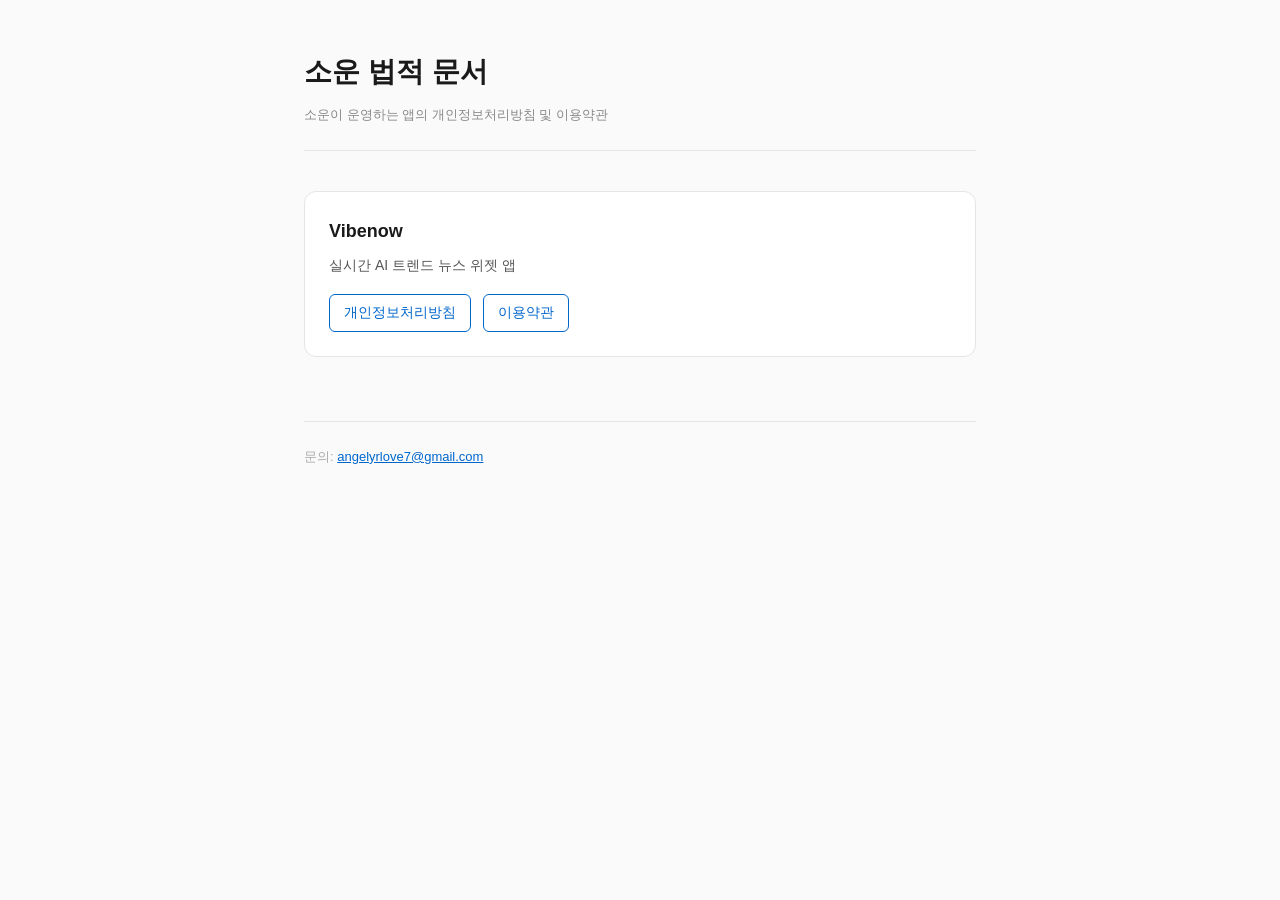
<file: index.html>
<!DOCTYPE html>
<html lang="ko">
<head>
  <meta charset="UTF-8">
  <meta name="viewport" content="width=device-width, initial-scale=1.0">
  <title>소운 — 법적 문서</title>
  <link rel="stylesheet" href="css/style.css">
</head>
<body>
  <div class="container">
    <header>
      <h1>소운 법적 문서</h1>
      <p class="meta">소운이 운영하는 앱의 개인정보처리방침 및 이용약관</p>
    </header>

    <ul class="app-list">
      <li class="app-card">
        <h3>Vibenow</h3>
        <p>실시간 AI 트렌드 뉴스 위젯 앱</p>
        <div class="doc-links">
          <a href="privacy-policy/vibenow.html">개인정보처리방침</a>
          <a href="terms/vibenow.html">이용약관</a>
        </div>
      </li>
    </ul>

    <footer>
      <p>문의: <a href="mailto:angelyrlove7@gmail.com">angelyrlove7@gmail.com</a></p>
    </footer>
  </div>
</body>
</html>
</file>
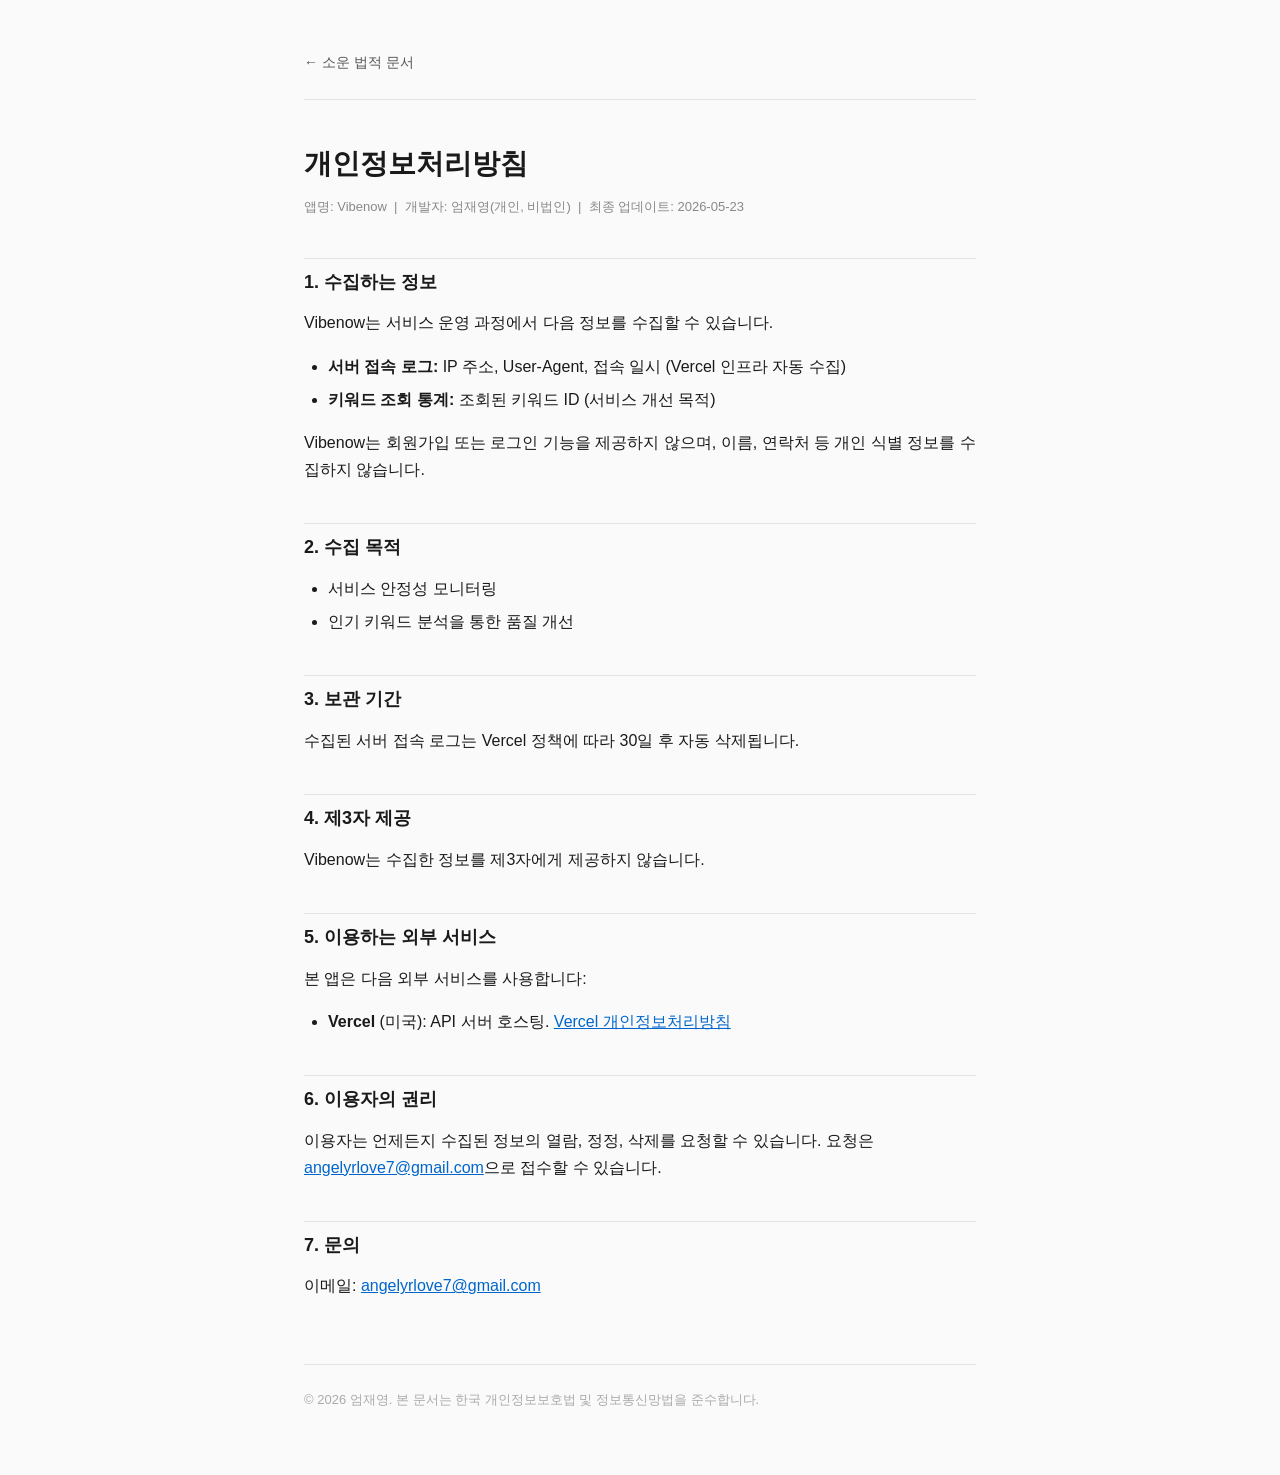
<file: privacy-policy/vibenow.html>
<!DOCTYPE html>
<html lang="ko">
<head>
  <meta charset="UTF-8">
  <meta name="viewport" content="width=device-width, initial-scale=1.0">
  <title>개인정보처리방침 — Vibenow</title>
  <link rel="stylesheet" href="../css/style.css">
</head>
<body>
  <div class="container">
    <header>
      <a href="../">← 소운 법적 문서</a>
    </header>

    <h1>개인정보처리방침</h1>
    <p class="meta">앱명: Vibenow &nbsp;|&nbsp; 개발자: 엄재영(개인, 비법인) &nbsp;|&nbsp; 최종 업데이트: 2026-05-23</p>

    <h2>1. 수집하는 정보</h2>
    <p>Vibenow는 서비스 운영 과정에서 다음 정보를 수집할 수 있습니다.</p>
    <ul>
      <li><strong>서버 접속 로그:</strong> IP 주소, User-Agent, 접속 일시 (Vercel 인프라 자동 수집)</li>
      <li><strong>키워드 조회 통계:</strong> 조회된 키워드 ID (서비스 개선 목적)</li>
    </ul>
    <p>Vibenow는 회원가입 또는 로그인 기능을 제공하지 않으며, 이름, 연락처 등 개인 식별 정보를 수집하지 않습니다.</p>

    <h2>2. 수집 목적</h2>
    <ul>
      <li>서비스 안정성 모니터링</li>
      <li>인기 키워드 분석을 통한 품질 개선</li>
    </ul>

    <h2>3. 보관 기간</h2>
    <p>수집된 서버 접속 로그는 Vercel 정책에 따라 30일 후 자동 삭제됩니다.</p>

    <h2>4. 제3자 제공</h2>
    <p>Vibenow는 수집한 정보를 제3자에게 제공하지 않습니다.</p>

    <h2>5. 이용하는 외부 서비스</h2>
    <p>본 앱은 다음 외부 서비스를 사용합니다:</p>
    <ul>
      <li><strong>Vercel</strong> (미국): API 서버 호스팅.
        <a href="https://vercel.com/legal/privacy-policy" target="_blank" rel="noopener">Vercel 개인정보처리방침</a>
      </li>
    </ul>

    <h2>6. 이용자의 권리</h2>
    <p>이용자는 언제든지 수집된 정보의 열람, 정정, 삭제를 요청할 수 있습니다. 요청은 <a href="mailto:angelyrlove7@gmail.com">angelyrlove7@gmail.com</a>으로 접수할 수 있습니다.</p>

    <h2>7. 문의</h2>
    <p>이메일: <a href="mailto:angelyrlove7@gmail.com">angelyrlove7@gmail.com</a></p>

    <footer>
      <p>© 2026 엄재영. 본 문서는 한국 개인정보보호법 및 정보통신망법을 준수합니다.</p>
    </footer>
  </div>
</body>
</html>
</file>
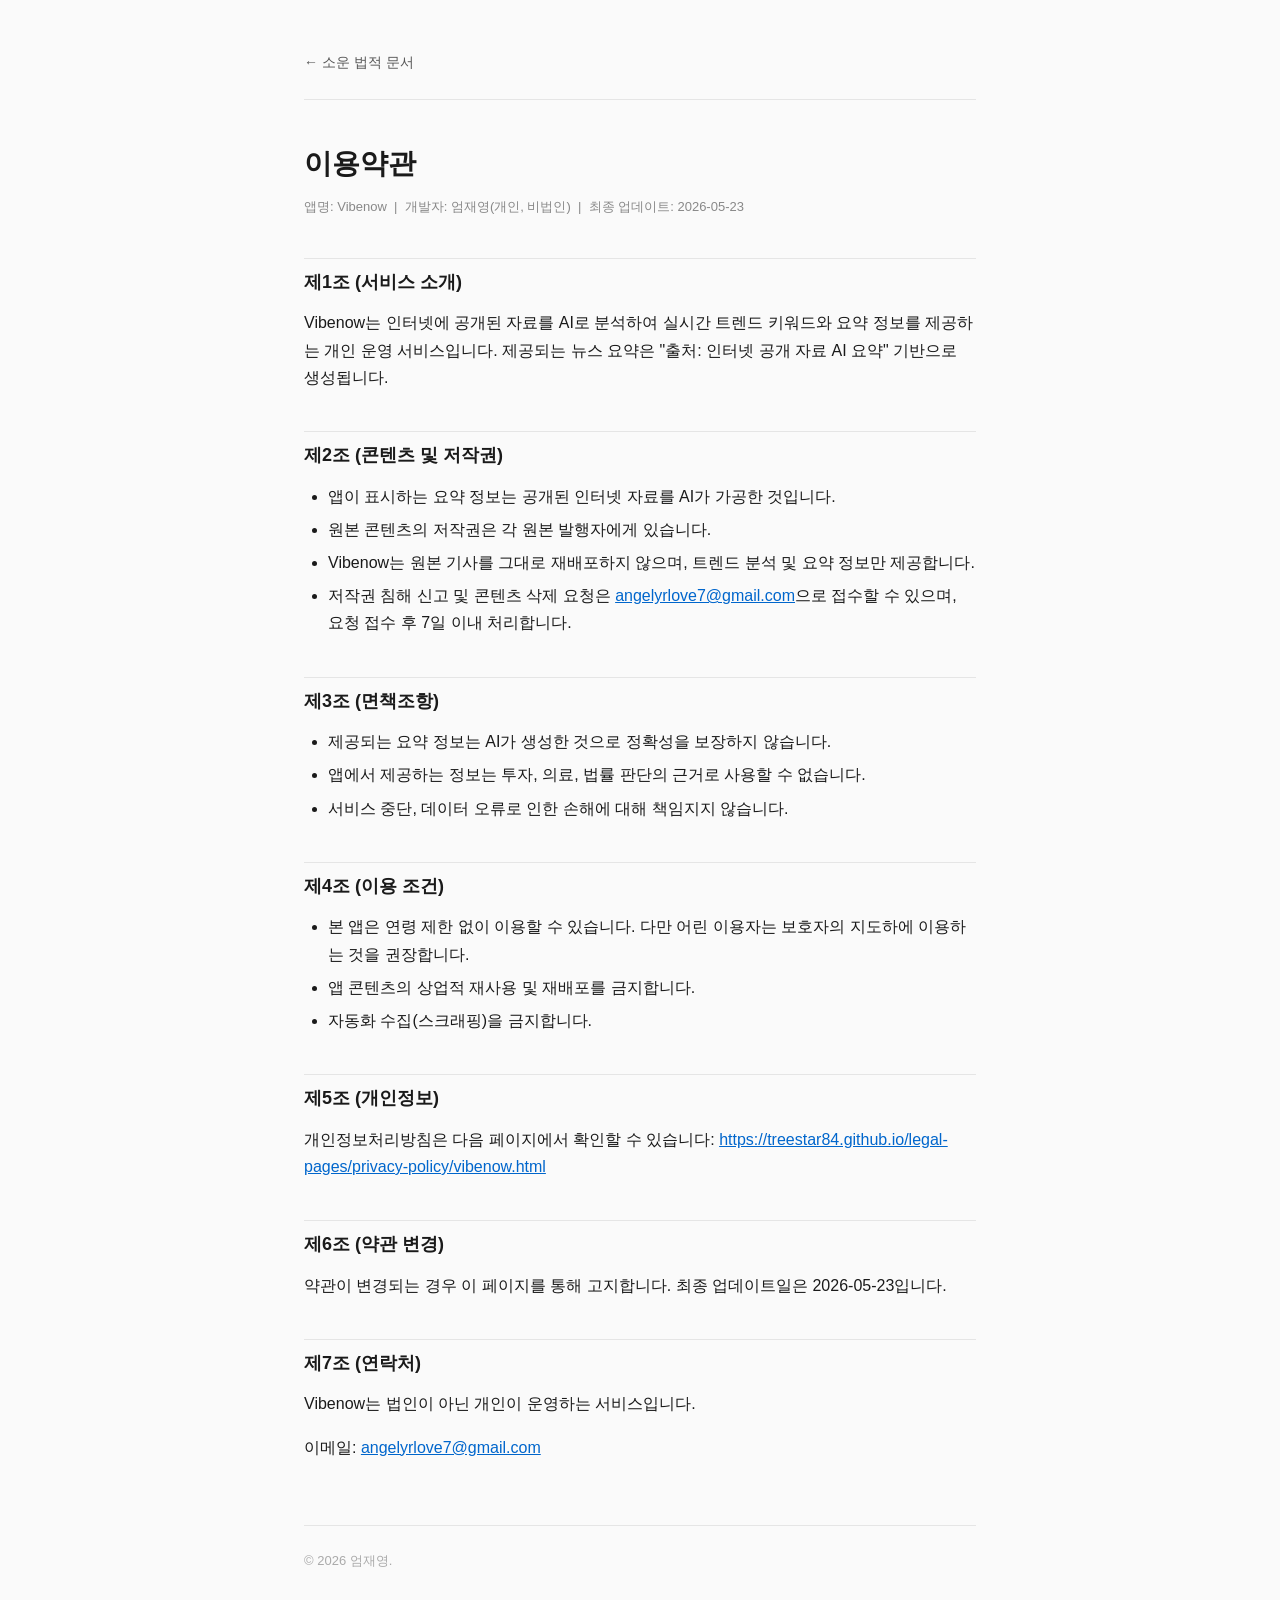
<file: terms/vibenow.html>
<!DOCTYPE html>
<html lang="ko">
<head>
  <meta charset="UTF-8">
  <meta name="viewport" content="width=device-width, initial-scale=1.0">
  <title>이용약관 — Vibenow</title>
  <link rel="stylesheet" href="../css/style.css">
</head>
<body>
  <div class="container">
    <header>
      <a href="../">← 소운 법적 문서</a>
    </header>

    <h1>이용약관</h1>
    <p class="meta">앱명: Vibenow &nbsp;|&nbsp; 개발자: 엄재영(개인, 비법인) &nbsp;|&nbsp; 최종 업데이트: 2026-05-23</p>

    <h2>제1조 (서비스 소개)</h2>
    <p>Vibenow는 인터넷에 공개된 자료를 AI로 분석하여 실시간 트렌드 키워드와 요약 정보를 제공하는 개인 운영 서비스입니다. 제공되는 뉴스 요약은 "출처: 인터넷 공개 자료 AI 요약" 기반으로 생성됩니다.</p>

    <h2>제2조 (콘텐츠 및 저작권)</h2>
    <ul>
      <li>앱이 표시하는 요약 정보는 공개된 인터넷 자료를 AI가 가공한 것입니다.</li>
      <li>원본 콘텐츠의 저작권은 각 원본 발행자에게 있습니다.</li>
      <li>Vibenow는 원본 기사를 그대로 재배포하지 않으며, 트렌드 분석 및 요약 정보만 제공합니다.</li>
      <li>저작권 침해 신고 및 콘텐츠 삭제 요청은 <a href="mailto:angelyrlove7@gmail.com">angelyrlove7@gmail.com</a>으로 접수할 수 있으며, 요청 접수 후 7일 이내 처리합니다.</li>
    </ul>

    <h2>제3조 (면책조항)</h2>
    <ul>
      <li>제공되는 요약 정보는 AI가 생성한 것으로 정확성을 보장하지 않습니다.</li>
      <li>앱에서 제공하는 정보는 투자, 의료, 법률 판단의 근거로 사용할 수 없습니다.</li>
      <li>서비스 중단, 데이터 오류로 인한 손해에 대해 책임지지 않습니다.</li>
    </ul>

    <h2>제4조 (이용 조건)</h2>
    <ul>
      <li>본 앱은 연령 제한 없이 이용할 수 있습니다. 다만 어린 이용자는 보호자의 지도하에 이용하는 것을 권장합니다.</li>
      <li>앱 콘텐츠의 상업적 재사용 및 재배포를 금지합니다.</li>
      <li>자동화 수집(스크래핑)을 금지합니다.</li>
    </ul>

    <h2>제5조 (개인정보)</h2>
    <p>개인정보처리방침은 다음 페이지에서 확인할 수 있습니다:
      <a href="https://treestar84.github.io/legal-pages/privacy-policy/vibenow.html" target="_blank" rel="noopener">https://treestar84.github.io/legal-pages/privacy-policy/vibenow.html</a>
    </p>

    <h2>제6조 (약관 변경)</h2>
    <p>약관이 변경되는 경우 이 페이지를 통해 고지합니다. 최종 업데이트일은 2026-05-23입니다.</p>

    <h2>제7조 (연락처)</h2>
    <p>Vibenow는 법인이 아닌 개인이 운영하는 서비스입니다.</p>
    <p>이메일: <a href="mailto:angelyrlove7@gmail.com">angelyrlove7@gmail.com</a></p>

    <footer>
      <p>© 2026 엄재영.</p>
    </footer>
  </div>
</body>
</html>
</file>
<file: css/style.css>
*, *::before, *::after { box-sizing: border-box; }

body {
  font-family: -apple-system, BlinkMacSystemFont, "Segoe UI", sans-serif;
  font-size: 16px;
  line-height: 1.7;
  color: #1a1a1a;
  background: #fafafa;
  margin: 0;
  padding: 0;
}

.container {
  max-width: 720px;
  margin: 0 auto;
  padding: 48px 24px;
}

header {
  border-bottom: 1px solid #e5e5e5;
  padding-bottom: 24px;
  margin-bottom: 40px;
}

header a {
  color: #555;
  text-decoration: none;
  font-size: 14px;
}

header a:hover { text-decoration: underline; }

h1 {
  font-size: 28px;
  font-weight: 700;
  margin: 0 0 8px;
}

h2 {
  font-size: 18px;
  font-weight: 600;
  margin: 40px 0 12px;
  padding-top: 8px;
  border-top: 1px solid #e5e5e5;
}

p { margin: 0 0 16px; }

ul { margin: 0 0 16px; padding-left: 24px; }
li { margin-bottom: 6px; }

a { color: #0066cc; }
a:hover { text-decoration: underline; }

.meta {
  font-size: 13px;
  color: #888;
  margin-bottom: 0;
}

/* 홈 페이지 카드 */
.app-list { list-style: none; padding: 0; margin: 0; }
.app-card {
  background: #fff;
  border: 1px solid #e5e5e5;
  border-radius: 12px;
  padding: 24px;
  margin-bottom: 16px;
}
.app-card h3 { margin: 0 0 8px; font-size: 18px; }
.app-card p  { margin: 0 0 16px; color: #555; font-size: 14px; }
.doc-links { display: flex; gap: 12px; flex-wrap: wrap; }
.doc-links a {
  font-size: 14px;
  padding: 6px 14px;
  border: 1px solid #0066cc;
  border-radius: 6px;
  color: #0066cc;
  text-decoration: none;
}
.doc-links a:hover { background: #0066cc; color: #fff; }

footer {
  margin-top: 64px;
  padding-top: 24px;
  border-top: 1px solid #e5e5e5;
  font-size: 13px;
  color: #aaa;
}
</file>
